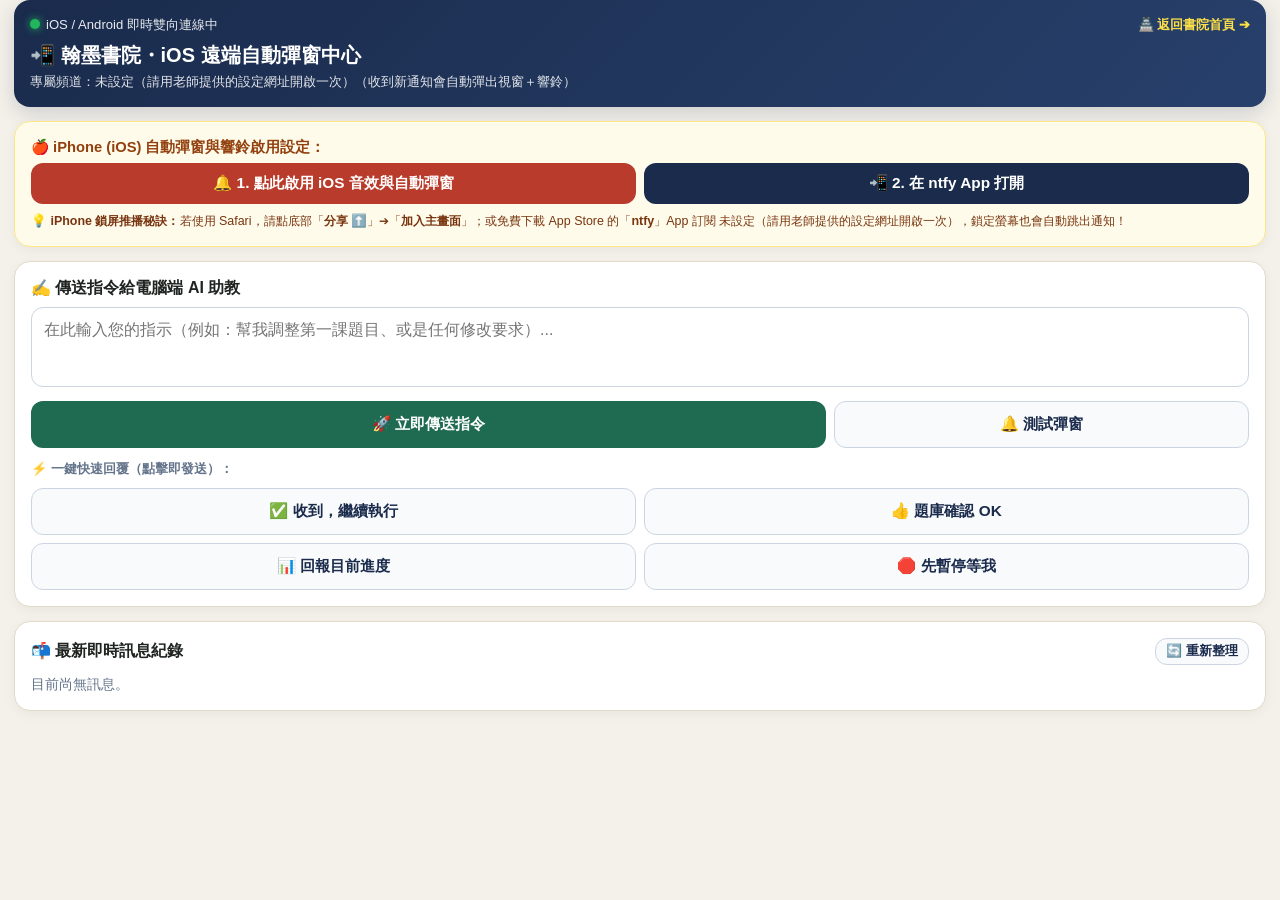
<file: ios.html>
<!DOCTYPE html>
<html lang="zh-Hant-TW">
<head>
  <meta charset="UTF-8" />
  <meta name="viewport" content="width=device-width, initial-scale=1.0, maximum-scale=1.0, user-scalable=no, viewport-fit=cover" />
  <meta name="apple-mobile-web-app-capable" content="yes" />
  <meta name="apple-mobile-web-app-status-bar-style" content="black-translucent" />
  <meta name="apple-mobile-web-app-title" content="翰墨遠端助理" />
  <link rel="manifest" href="./manifest.json" />
  <link rel="apple-touch-icon" href="./assets/ai_cards/card_literacy_reading_compass.jpg" />
  <meta http-equiv="Content-Security-Policy" content="default-src 'self'; script-src 'self' 'unsafe-inline'; style-src 'self' 'unsafe-inline'; img-src 'self' data: https:; connect-src 'self' https://ntfy.sh; object-src 'none'; base-uri 'self';" />
  <title>📱 iOS / 手機遠端自動彈窗與雙向對話中心</title>
  <style>
    :root {
      --bg: #f4f1ea;
      --card: #ffffff;
      --primary: #1a2b4c;
      --accent: #b83b2b;
      --jade: #1e6b52;
      --border: #e2dacb;
    }
    * { box-sizing: border-box; -webkit-tap-highlight-color: transparent; }
    body {
      margin: 0;
      padding: env(safe-area-inset-top, 12px) 14px env(safe-area-inset-bottom, 20px) 14px;
      font-family: -apple-system, BlinkMacSystemFont, "SF Pro TC", "PingFang TC", "Noto Sans TC", sans-serif;
      background: var(--bg);
      color: #1f2421;
    }
    .header-box {
      background: linear-gradient(135deg, #1a2b4c, #27406b);
      color: #fff;
      padding: 16px;
      border-radius: 16px;
      box-shadow: 0 6px 20px rgba(26,43,76,0.18);
      margin-bottom: 14px;
    }
    .status-dot {
      display: inline-block;
      width: 10px;
      height: 10px;
      border-radius: 50%;
      background: #22c55e;
      box-shadow: 0 0 8px #22c55e;
      margin-right: 6px;
    }
    .card {
      background: var(--card);
      border-radius: 16px;
      padding: 16px;
      border: 1px solid var(--border);
      box-shadow: 0 3px 12px rgba(0,0,0,0.05);
      margin-bottom: 14px;
    }
    .btn {
      display: inline-flex;
      align-items: center;
      justify-content: center;
      gap: 6px;
      padding: 12px 16px;
      border-radius: 12px;
      border: none;
      font-size: 0.96rem;
      font-weight: 700;
      cursor: pointer;
      text-decoration: none;
      transition: transform 0.1s;
    }
    .btn:active { transform: scale(0.97); }
    .btn-primary { background: var(--primary); color: #fff; }
    .btn-accent { background: var(--accent); color: #fff; }
    .btn-jade { background: var(--jade); color: #fff; }
    .btn-outline { background: #f8fafc; color: var(--primary); border: 1px solid #cbd5e1; }
    .quick-grid {
      display: grid;
      grid-template-columns: 1fr 1fr;
      gap: 8px;
      margin-top: 10px;
    }
    textarea {
      width: 100%;
      border-radius: 12px;
      border: 1.5px solid #cbd5e1;
      padding: 12px;
      font-size: 16px; /* Prevents iOS Safari auto-zoom on focus! */
      font-family: inherit;
      resize: none;
    }
    .msg-item {
      padding: 12px;
      border-radius: 12px;
      background: #f8fafc;
      border-left: 4px solid var(--primary);
      margin-bottom: 10px;
    }
    .msg-time { font-size: 0.78rem; color: #64748b; margin-bottom: 4px; }
    .msg-text { font-size: 0.95rem; white-space: pre-line; line-height: 1.5; font-weight: 500; }

    /* iOS Auto-Pop-Up Alert Modal */
    .ios-popup-backdrop {
      position: fixed;
      inset: 0;
      background: rgba(15, 23, 42, 0.72);
      backdrop-filter: blur(6px);
      -webkit-backdrop-filter: blur(6px);
      display: none;
      align-items: center;
      justify-content: center;
      padding: 18px;
      z-index: 9999;
    }
    .ios-popup-backdrop.show { display: flex; animation: popIn 0.22s ease-out; }
    @keyframes popIn {
      from { opacity: 0; transform: scale(0.9); }
      to { opacity: 1; transform: scale(1); }
    }
    .ios-popup-box {
      width: 100%;
      max-width: 420px;
      background: #ffffff;
      border-radius: 22px;
      padding: 20px;
      box-shadow: 0 20px 50px rgba(0,0,0,0.35);
      border: 2px solid var(--accent);
    }
  </style>
</head>
<body>
  <div class="header-box">
    <div style="display:flex;justify-content:space-between;align-items:center;">
      <div style="font-size:0.82rem;opacity:0.9;">
        <span class="status-dot"></span><span id="conn-status">iOS / Android 即時雙向連線中</span>
      </div>
      <a href="./index.html" style="color:#fde047;font-size:0.82rem;font-weight:700;text-decoration:none;">🏯 返回書院首頁 ➔</a>
    </div>
    <h1 style="font-size:1.25rem;margin:8px 0 4px 0;">📲 翰墨書院・iOS 遠端自動彈窗中心</h1>
    <div style="font-size:0.82rem;opacity:0.88;">專屬頻道：<code class="topic-text">未設定</code>（收到新通知會自動彈出視窗＋響鈴）</div>
  </div>

  <!-- iOS Sound & Notification Activation Bar -->
  <div class="card" style="background:#fffbeb;border-color:#fde68a;">
    <div style="font-weight:800;color:#92400e;margin-bottom:6px;font-size:0.92rem;">🍎 iPhone (iOS) 自動彈窗與響鈴啟用設定：</div>
    <div style="display:flex;gap:8px;flex-wrap:wrap;">
      <button class="btn btn-accent" style="flex:1;padding:10px;" onclick="enableIosAudioAndNotif()">
        🔔 1. 點此啟用 iOS 音效與自動彈窗
      </button>
      <a class="btn btn-primary" style="flex:1;padding:10px;" id="ntfy-app-link" href="#">
        📲 2. 在 ntfy App 打開
      </a>
    </div>
    <div id="ios-setup-tip" style="font-size:0.78rem;color:#78350f;margin-top:8px;line-height:1.45;">
      💡 <strong>iPhone 鎖屏推播秘訣：</strong>若使用 Safari，請點底部「<strong>分享 ⬆️</strong>」➔「<strong>加入主畫面</strong>」；或免費下載 App Store 的「<strong>ntfy</strong>」App 訂閱 <code class="topic-text">未設定</code>，鎖定螢幕也會自動跳出通知！
    </div>
  </div>

  <!-- Direct Reply Box -->
  <div class="card">
    <div style="font-weight:800;font-size:1rem;margin-bottom:8px;">✍️ 傳送指令給電腦端 AI 助教</div>
    <textarea id="reply-input" rows="3" placeholder="在此輸入您的指示（例如：幫我調整第一課題目、或是任何修改要求）..."></textarea>
    <div style="display:flex;gap:8px;margin-top:10px;">
      <button class="btn btn-jade" style="flex:2;width:100%;" onclick="sendReply()">🚀 立即傳送指令</button>
      <button class="btn btn-outline" style="flex:1;" onclick="testPopupNow()">🔔 測試彈窗</button>
    </div>

    <div style="font-size:0.82rem;color:#64748b;margin-top:12px;font-weight:700;">⚡ 一鍵快速回覆（點擊即發送）：</div>
    <div class="quick-grid">
      <button class="btn btn-outline" onclick="sendQuick('✅ 收到，請照這樣繼續執行！')">✅ 收到，繼續執行</button>
      <button class="btn btn-outline" onclick="sendQuick('👍 題庫與課本習作題確認OK！')">👍 題庫確認 OK</button>
      <button class="btn btn-outline" onclick="sendQuick('📊 請回報目前最新進度')">📊 回報目前進度</button>
      <button class="btn btn-outline" onclick="sendQuick('🛑 請先暫停，等我回電腦前')">🛑 先暫停等我</button>
    </div>
  </div>

  <!-- Live Message Stream -->
  <div class="card">
    <div style="display:flex;justify-content:space-between;align-items:center;margin-bottom:10px;">
      <span style="font-weight:800;font-size:1rem;">📬 最新即時訊息紀錄</span>
      <button class="btn btn-outline" style="padding:4px 10px;font-size:0.8rem;" onclick="pollMessages(true)">🔄 重新整理</button>
    </div>
    <div id="msg-list">載入訊息中...</div>
  </div>

  <!-- Automatic Pop-up Alert Modal (Triggered automatically on new message!) -->
  <div class="ios-popup-backdrop" id="auto-popup">
    <div class="ios-popup-box">
      <div style="display:flex;justify-content:space-between;align-items:center;margin-bottom:8px;">
        <span style="background:#fee2e2;color:#b91c1c;padding:4px 10px;border-radius:99px;font-size:0.8rem;font-weight:800;">🔔 電腦端最新自動彈出通知</span>
        <span id="popup-time" style="font-size:0.78rem;color:#64748b;">剛剛</span>
      </div>
      <h3 id="popup-title" style="margin:4px 0 8px 0;font-size:1.1rem;color:#1a2b4c;">翰墨書院進度通知</h3>
      <div id="popup-body" style="background:#f8fafc;padding:12px;border-radius:12px;border:1px solid #e2e8f0;font-size:0.95rem;white-space:pre-line;line-height:1.55;max-height:42vh;overflow-y:auto;margin-bottom:12px;"></div>

      <textarea id="popup-reply-input" rows="2" placeholder="直接在此輸入回覆..." style="margin-bottom:10px;"></textarea>
      <div style="display:flex;gap:8px;">
        <button class="btn btn-jade" style="flex:2;" onclick="sendReplyFromPopup()">🚀 傳送回覆並關閉</button>
        <button class="btn btn-outline" style="flex:1;" onclick="closePopup()">知道了</button>
      </div>
    </div>
  </div>

  <script>
    // [QA 2026-10-23] 頻道代碼不寫在公開網頁。第一次用「ios.html#topic=頻道名稱」開啟，之後記在這台手機。
    const TOPIC = (function () {
      const ok = v => /^[A-Za-z0-9_-]{20,64}$/.test(v || "");
      let v = "";
      try {
        const fromHash = new URLSearchParams(location.hash.slice(1)).get("topic");
        if (ok(fromHash)) {
          localStorage.setItem("hanmo_ntfy_topic", fromHash);
          history.replaceState(null, "", location.pathname + location.search);
        }
        v = localStorage.getItem("hanmo_ntfy_topic") || "";
      } catch (err) {
        console.warn("[Hanmo iOS] Topic storage unavailable:", err);
      }
      return ok(v) ? v : "";
    })();
    const NTFY_URL = TOPIC ? "https://ntfy.sh/" + TOPIC : "";
    document.querySelectorAll(".topic-text").forEach(el => {
      el.textContent = TOPIC || "未設定（請用老師提供的設定網址開啟一次）";
    });
    if (TOPIC) document.getElementById("ntfy-app-link").href = "ntfy://ntfy.sh/" + TOPIC;
    let seenIds = new Set();
    let initialLoadDone = false;
    let audioCtx = null;

    if ("serviceWorker" in navigator) {
      navigator.serviceWorker.register("./sw.js").catch((err) => {
        console.warn("[Hanmo iOS] SW registration warning:", err);
      });
    }

    function playChime() {
      try {
        if (!audioCtx) audioCtx = new (window.AudioContext || window.webkitAudioContext)();
        if (audioCtx.state === "suspended") audioCtx.resume();
        const now = audioCtx.currentTime;
        const osc = audioCtx.createOscillator();
        const gain = audioCtx.createGain();
        osc.type = "sine";
        osc.frequency.setValueAtTime(880, now);
        osc.frequency.exponentialRampToValueAtTime(1318.5, now + 0.18);
        gain.gain.setValueAtTime(0.25, now);
        gain.gain.exponentialRampToValueAtTime(0.001, now + 0.55);
        osc.connect(gain);
        gain.connect(audioCtx.destination);
        osc.start(now);
        osc.stop(now + 0.55);
      } catch (err) {
        console.warn("[Hanmo iOS] Audio chime skipped:", err);
      }
      if (navigator.vibrate) navigator.vibrate([200, 100, 200]);
    }

    async function enableIosAudioAndNotif() {
      playChime();
      const tipEl = document.getElementById("ios-setup-tip");
      if ("Notification" in window) {
        try {
          const perm = await Notification.requestPermission();
          if (tipEl) {
            tipEl.textContent =
              perm === "granted"
                ? "✅ 已成功開啟 iOS 系統推播與音效！收到新訊息時將自動彈出視窗並響鈴。"
                : "🔊 已啟用 iOS 網頁音效與自動彈窗！（若需鎖屏通知，請點 Safari 分享 ➔ 加入主畫面，或使用 ntfy App）。";
          }
        } catch (err) {
          console.warn("[Hanmo iOS] Notification permission warning:", err);
          if (tipEl) tipEl.textContent = "🔊 已啟用 iOS 音效與自動彈出視窗！";
        }
      } else if (tipEl) {
        tipEl.textContent = "🔊 已啟用 iOS 音效與自動彈出視窗！";
      }
    }

    function showAutoPopup(msgObj) {
      playChime();
      document.getElementById("popup-title").textContent = msgObj.title || "🔔 翰墨書院最新通知";
      document.getElementById("popup-body").textContent = msgObj.message || "";
      const dt = msgObj.time ? new Date(msgObj.time * 1000).toLocaleTimeString("zh-TW") : "剛剛";
      document.getElementById("popup-time").textContent = dt;
      document.getElementById("auto-popup").classList.add("show");

      if ("Notification" in window && Notification.permission === "granted") {
        try {
          new Notification(msgObj.title || "翰墨書院通知", { body: msgObj.message });
        } catch (err) {
          console.warn("[Hanmo iOS] Notification display warning:", err);
        }
      }
    }

    function closePopup() {
      document.getElementById("auto-popup").classList.remove("show");
    }

    function testPopupNow() {
      showAutoPopup({
        title: "🍎 iOS 自動彈出視窗測試成功！",
        message: "當電腦端 AI 助教完成任務或向您回報時，您的 iPhone / 手機就會像這樣自動跳出視窗並發出提示音！您也可以直接在下方輸入框回覆。",
        time: Math.floor(Date.now() / 1000)
      });
    }

    async function sendTextToNtfy(text) {
      if (!text || !text.trim()) return;
      if (!NTFY_URL) return alert("這台手機還沒設定頻道。");
      try {
        await fetch(NTFY_URL, {
          method: "POST",
          headers: {
            "Title": "Mobile User Reply (iOS/Web)",
            "Priority": "urgent",
            "Tags": "iphone,speech_balloon"
          },
          body: text.trim()
        });
        pollMessages(false);
      } catch (e) {
        alert("傳送失敗，請檢查網路：" + e.message);
      }
    }

    async function sendReply() {
      const inp = document.getElementById("reply-input");
      if (!inp.value.trim()) return alert("請先輸入訊息內容！");
      const val = inp.value;
      inp.value = "";
      await sendTextToNtfy(val);
      alert("✅ 已傳送給電腦端 AI 助教！");
    }

    async function sendReplyFromPopup() {
      const inp = document.getElementById("popup-reply-input");
      if (inp.value.trim()) {
        await sendTextToNtfy(inp.value);
        inp.value = "";
      }
      closePopup();
    }

    async function sendQuick(text) {
      await sendTextToNtfy(text);
      alert("✅ 已快速傳送：「" + text + "」");
    }

    function renderMessages(list) {
      const container = document.getElementById("msg-list");
      if (!container) return;
      if (!list || list.length === 0) {
        const emptyDiv = document.createElement("div");
        emptyDiv.style.cssText = "color:#64748b;font-size:0.9rem;";
        emptyDiv.textContent = "目前尚無訊息。";
        container.replaceChildren(emptyDiv);
        return;
      }
      const nodes = list.slice().reverse().map(m => {
        const item = document.createElement("div");
        item.className = "msg-item";

        const timeDiv = document.createElement("div");
        timeDiv.className = "msg-time";
        const dt = m.time ? new Date(m.time * 1000).toLocaleString("zh-TW") : "";
        timeDiv.textContent = dt + (m.title ? " ｜ " : "");
        if (m.title) {
          const strong = document.createElement("strong");
          strong.textContent = String(m.title);
          timeDiv.appendChild(strong);
        }

        const textDiv = document.createElement("div");
        textDiv.className = "msg-text";
        textDiv.textContent = String(m.message || "");

        item.appendChild(timeDiv);
        item.appendChild(textDiv);
        return item;
      });
      container.replaceChildren(...nodes);
    }

    async function pollMessages(allowPopup = true) {
      if (!NTFY_URL) return;
      try {
        const res = await fetch(NTFY_URL + "/json?poll=1&since=6h");
        const txt = await res.text();
        const lines = txt.trim().split("\n").filter(Boolean);
        const msgs = [];
        for (const ln of lines) {
          try {
            const obj = JSON.parse(ln);
            if (obj.event === "message") {
              msgs.push(obj);
              if (!seenIds.has(obj.id)) {
                seenIds.add(obj.id);
                if (initialLoadDone && allowPopup && !String(obj.title || "").includes("Mobile User Reply")) {
                  showAutoPopup(obj);
                }
              }
            }
          } catch (err) {
            console.warn("[Hanmo iOS] Invalid JSON line:", err);
          }
        }
        initialLoadDone = true;
        renderMessages(msgs.slice(-15));
      } catch (err) {
        console.warn("[Hanmo iOS] Poll warning:", err);
      }
    }

    // Start live SSE stream + fallback 5s polling for iOS Safari background recovery
    function startLiveStream() {
      pollMessages(false);
      try {
        const es = new EventSource(NTFY_URL + "/sse");
        es.onmessage = (ev) => {
          try {
            const data = JSON.parse(ev.data);
            if (data.event === "message" && !seenIds.has(data.id)) {
              seenIds.add(data.id);
              if (!String(data.title || "").includes("Mobile User Reply")) {
                showAutoPopup(data);
              }
              pollMessages(false);
            }
          } catch (err) {
            console.warn("[Hanmo iOS] SSE parse warning:", err);
          }
        };
      } catch (err) {
        console.warn("[Hanmo iOS] SSE connection warning:", err);
      }
      setInterval(() => pollMessages(true), 5000);
    }

    if (NTFY_URL) startLiveStream();
    else renderMessages([]);
  </script>
</body>
</html>
</file>
